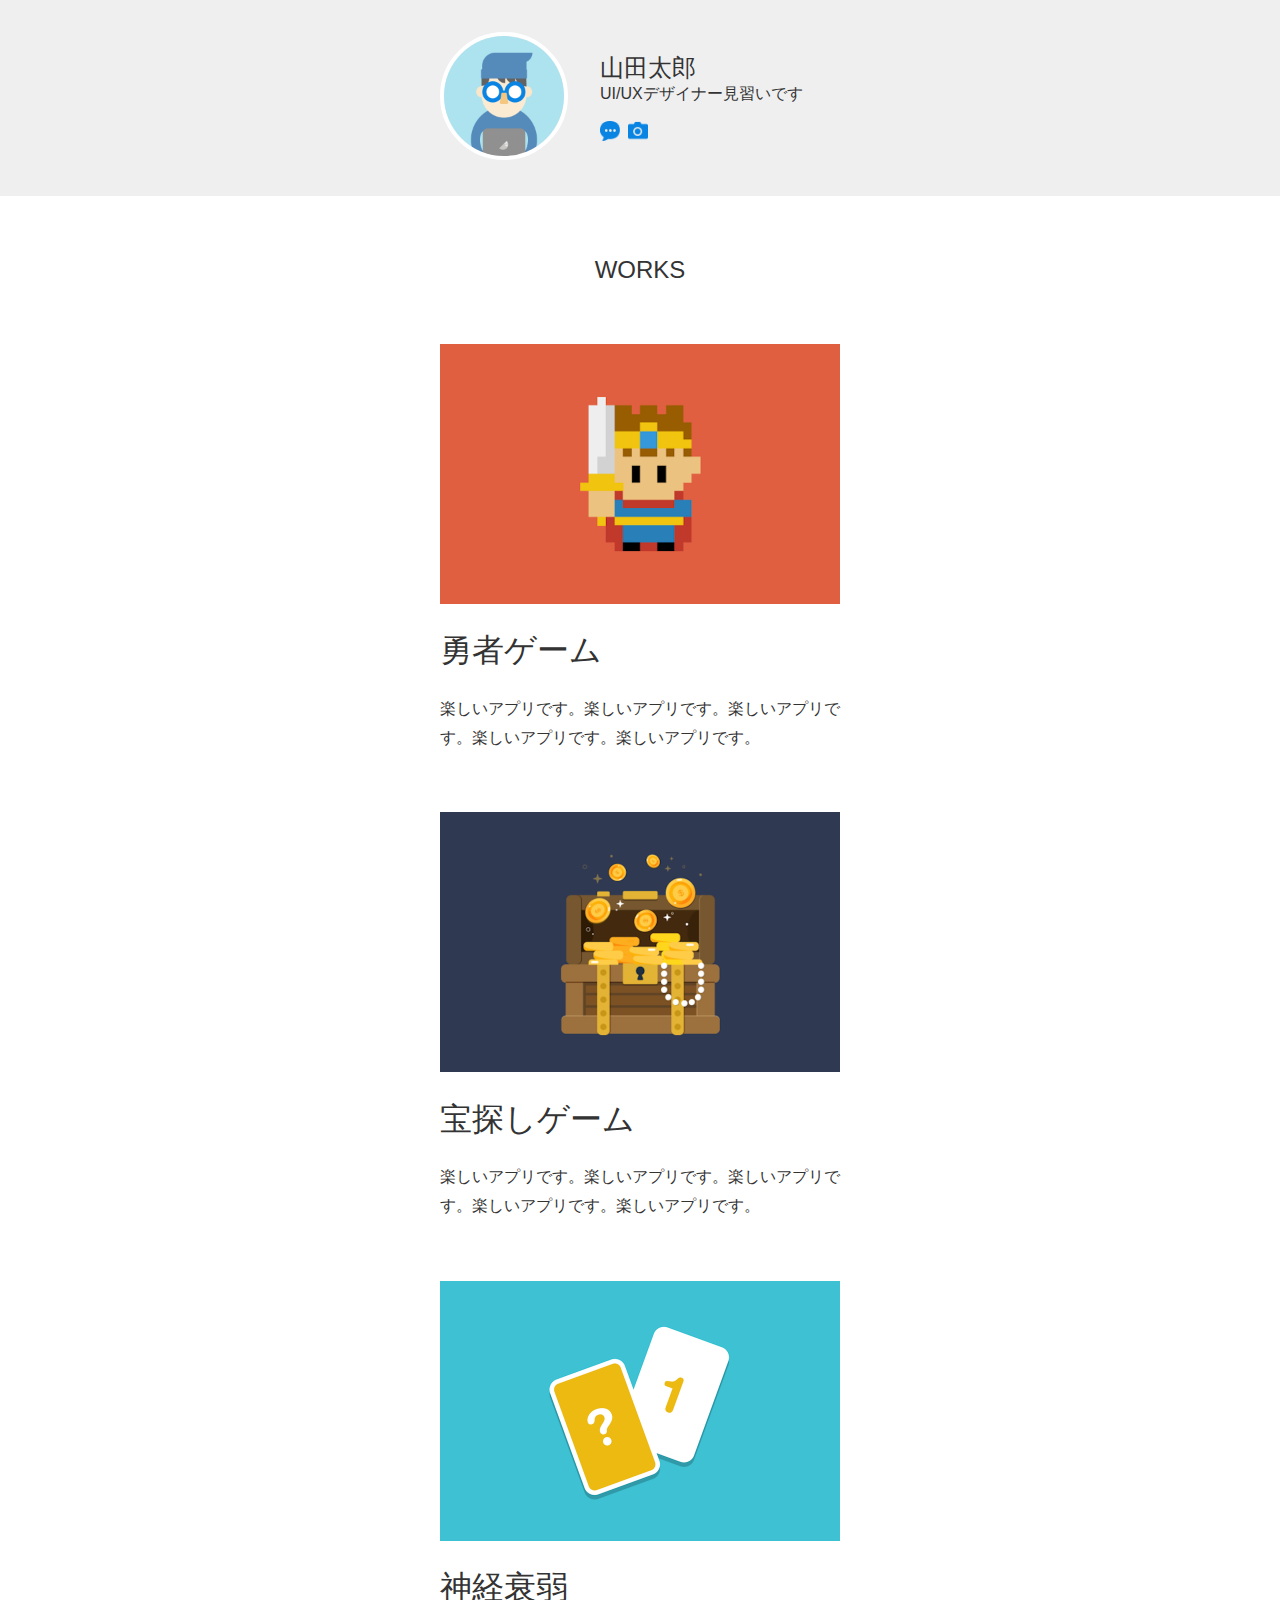
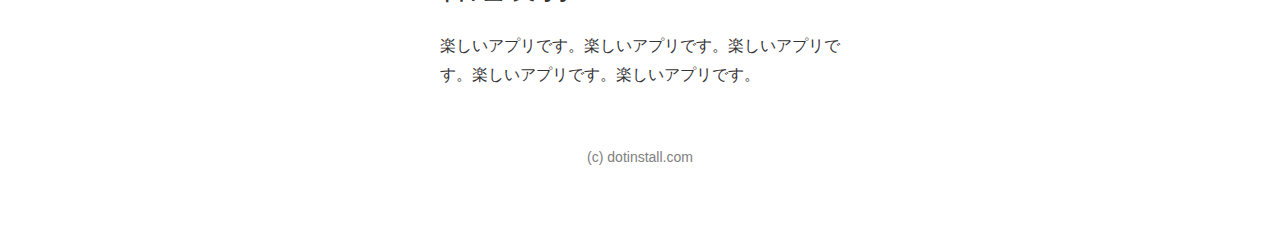
<file: html_css/MyPortfolio/index.html>
<!DOCTYPE html>
<html lang="ja">
  <head>
    <meta charset="utf-8">
    <title>太郎のポートフォリオサイト</title>
    <link rel="icon" href="favicon.ico">
    <meta name="description" content="太郎のポートフォリオサイトです。">
    <link rel="stylesheet" href="css/styles.css">
    <!-- <style>
      h1 {
        color:red;
      }
    </style> -->
  </head>
  <body>
    <header>
      <div class="container">
        <div class="icon">
          <img src="img/taro.png" alt="太郎の顔" width="120" height="120">
        </div>
        <div class="info">
          <h1>山田太郎</h1>
          <p>UI/UXデザイナー見習いです</p>
          <ul>
            <li>
              <a href="https://dotinstall.com" target="_blank">
                <img src="img/blog.png" alt="ブログサイトへのリンク画像" width="20" height="20">
              </a>
            </li>
            <li>
              <a href="http://dotinstall.com" target="_blank">
                <img src="img/photos.png" alt="写真サイトへのリンク画像です" width="20" height="20">
              </a>
            </li>
          </ul>
        </div>
      </div>
    </header>

    <!-- 作品紹介 -->
    <section class="works">
      <h1>WORKS</h1>
      <section>
        <img src="img/work1.png" alt="work1" width="400" height="260">
        <h1>勇者ゲーム</h1>
        <p>楽しいアプリです。楽しいアプリです。楽しいアプリです。楽しいアプリです。楽しいアプリです。</p>
      </section>
      <section>
        <img src="img/work2.png" alt="work2" width="400" height="260">
        <h1>宝探しゲーム</h1>
        <p>楽しいアプリです。楽しいアプリです。楽しいアプリです。楽しいアプリです。楽しいアプリです。</p>
      </section>
      <section>
        <img src="img/work3.png" alt="work3" width="400" height="260">
        <h1>神経衰弱</h1>
        <p>楽しいアプリです。楽しいアプリです。楽しいアプリです。楽しいアプリです。楽しいアプリです。</p>
      </section>

    </section>

    <footer>
      <p>(c) dotinstall.com</p>
    </footer>
  </body>
</html>
</file>
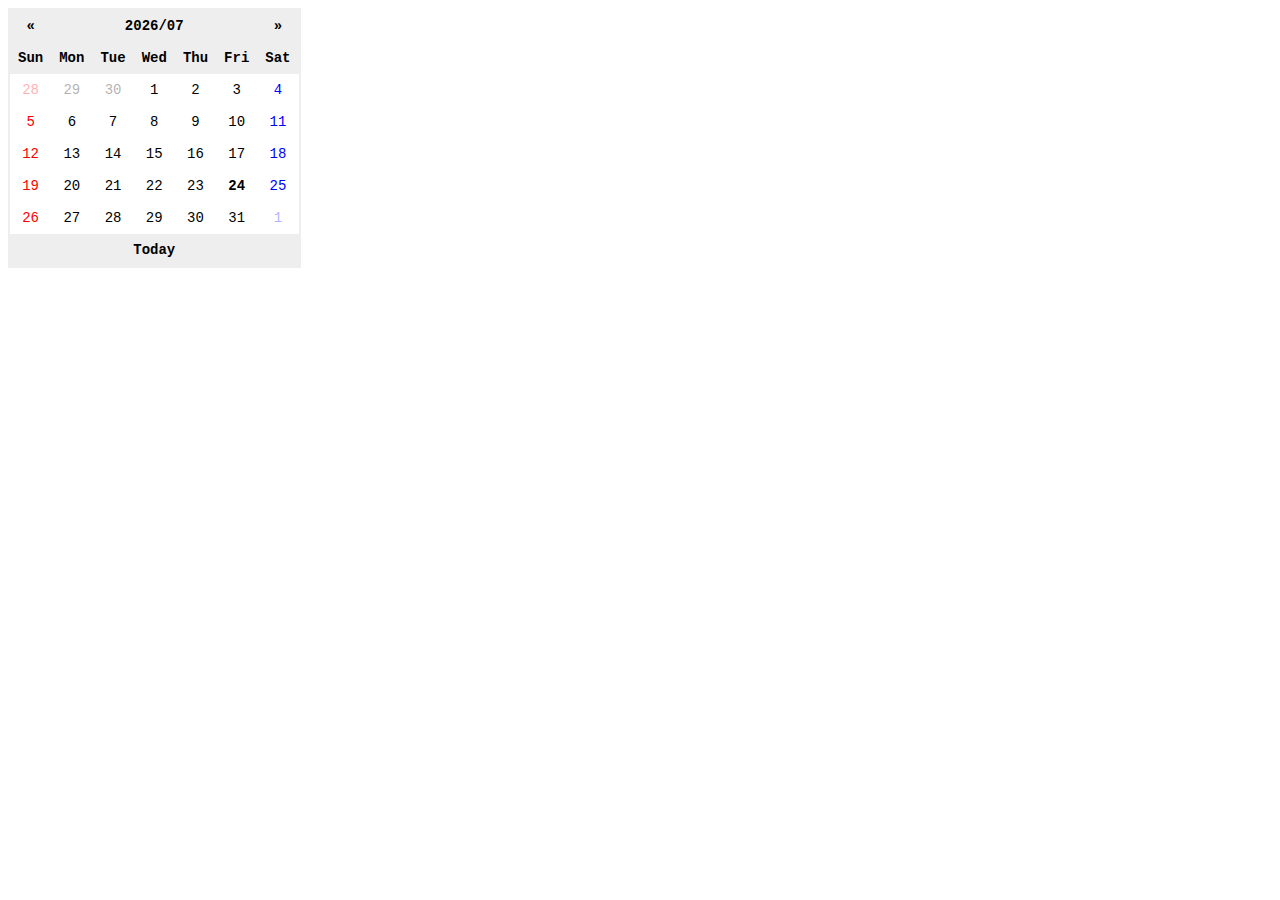
<file: js/MyCalendar/index.html>
<!DOCTYPE html>
<html lang="ja">
  <head>
    <meta charset="utf-8">
    <title>Calendar</title>
    <link rel="stylesheet" href="css/styles.css">
  </head>
  <body>
    <table>
      <thead>
        <tr>
          <th id="prev">&laquo;</th>
          <th id="title" colspan="5">2020/05</th>
          <th id="next">&raquo;</th>
        </tr>
        <tr>
          <th>Sun</th>
          <th>Mon</th>
          <th>Tue</th>
          <th>Wed</th>
          <th>Thu</th>
          <th>Fri</th>
          <th>Sat</th>
        </tr>
      </thead>
      <tbody>

      </tbody>
      <tfoot>
        <tr>
          <td id="today" colspan="7">Today</td>
        </tr>
      </tfoot>
    </table>

    <script src="js/main.js"></script>
  </body>
</html>
</file>
<file: html_css/MyPortfolio/css/styles.css>
body {
  color:#333;
  font-family:Verdana, sans-serif;
  margin: 0;
}

header {
  background-color:#efefef;
  padding-top: 32px;
  padding-bottom: 32px;
}

.container {
  /* background-color: pink; */
  width:400px;
  margin: 0 auto;
  display: flex;
  align-items: center;
}

.icon {
  /* background-color:skyblue; */
}

.icon img {
  border-radius:50%;
  border-width: 4px;
  border-style: solid;
  border-color: white
}

.info {
  /* background-color: tomato; */
  margin-left:32px;
}

.info h1 {
  font-weight: normal;
  font-size: 24px;
  margin: 0;
}

.info p {
  margin: 0;
  margin-bottom: 16px;
}
.info ul {
  margin: 0;
  padding: 0;
  list-style: none;
  display: flex;
}

.info ul li {
  margin-right: 8px;
}

.works {
  width: 400px;
  margin-left: auto;
  margin-right: auto;
}

.works > h1 {
  font-weight: normal;
  font-size: 24px;
  text-align: center;
  margin-top: 60px;
  margin-bottom: 60px;
}

.works > section {
  margin-bottom: 60px;
}

.works > section > h1 {
  font-weight: normal;
}

.works p {
  line-height: 1.8;
}

footer p {
  text-align: center;
  font-size: 14px;
  margin-bottom: 60px;
  color: gray;
}
</file>
<file: js/MyCalendar/css/styles.css>
body {
  font-family: 'Courier New', monospace;
  font-size: 14px;
}

table {
  border: 2px solid #eee;
  border-collapse: collapse;
}

thead,
tfoot {
  background: #eee;
}

th,
td {
  padding: 8px;
  text-align: center;
}

tbody td:first-child {
  color: red;
}

tbody td:last-child {
  color: blue;
}

tfoot {
  font-weight: bold;
}

td.disabled {
  opacity: 0.3;
}

td.today {
  font-weight: bold;
}

#prev,
#next,
#today {
  cursor: pointer;
  user-select: none;
}
</file>
